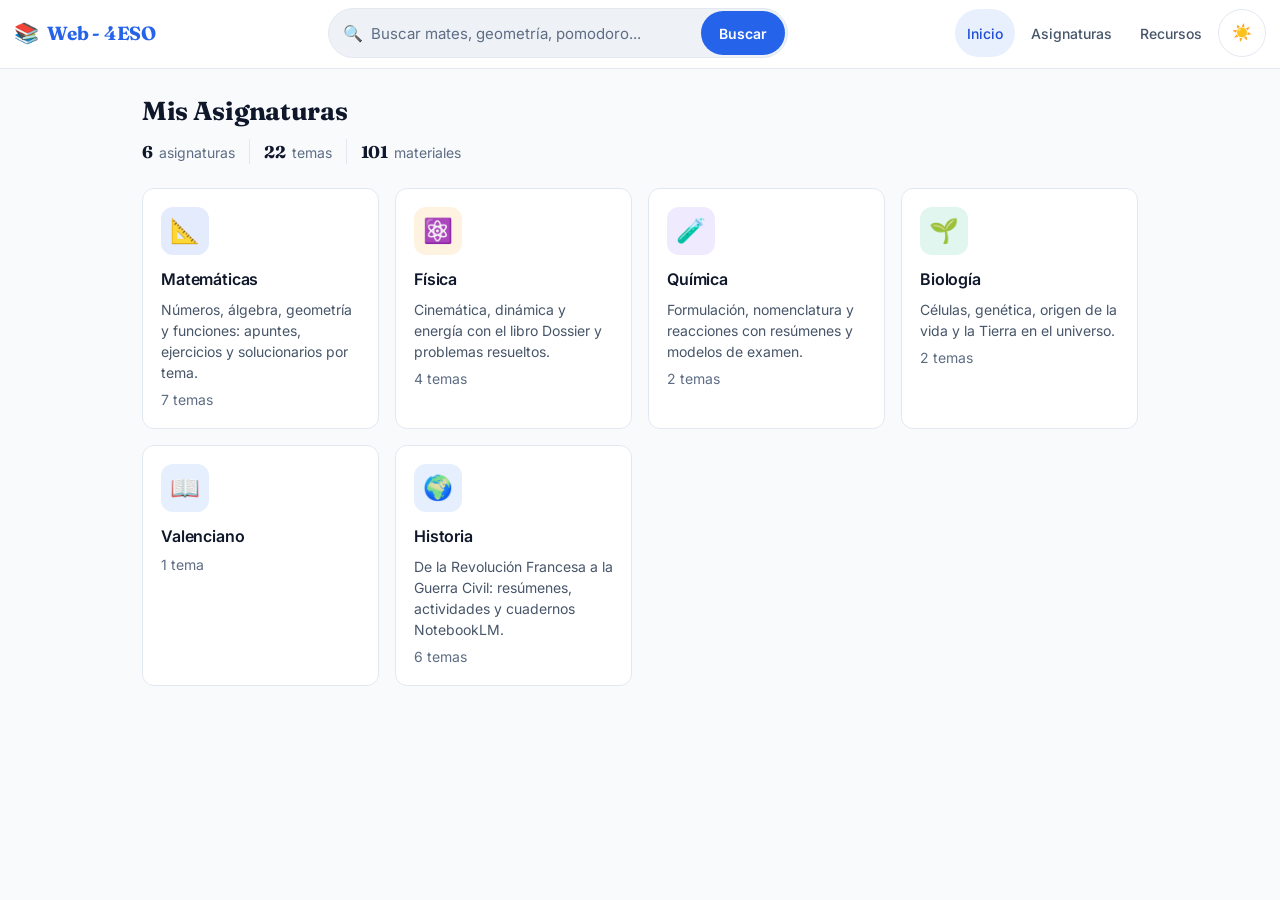
<file: index.html>
<!DOCTYPE html>
<html lang="es">
<head>
    <meta charset="UTF-8">
    <meta name="viewport" content="width=device-width, initial-scale=1.0, viewport-fit=cover">
    <title>Web - 4ESO</title>
    <meta name="description" content="Material de 4.º ESO: apuntes, ejercicios, exámenes y recursos por asignatura y tema.">
    <meta name="theme-color" content="#F8FAFC">
    <meta name="color-scheme" content="dark light">

    <!-- Theme bootstrap: resuelve modo antes de renderizar (sin flash de color) -->
    <script>
      (function() {
        var MODOS = ['dark', 'light', 'contrast'];
        var modo = localStorage.getItem('web4eso.modo');
        var resolved = MODOS.indexOf(modo) > -1 ? modo : 'light';
        document.documentElement.dataset.theme = resolved;
        document.documentElement.style.colorScheme = resolved === 'contrast' ? 'dark' : resolved;
        var meta = document.head.querySelector('meta[name="theme-color"]');
        if (meta) {
          meta.setAttribute('content',
            resolved === 'light' ? '#F8FAFC' : (resolved === 'contrast' ? '#000000' : '#0B1220'));
        }
      })();
    </script>

    <!-- ===== FUENTES ===== -->
    <link rel="preconnect" href="https://fonts.googleapis.com">
    <link rel="preconnect" href="https://fonts.gstatic.com" crossorigin>
    <!-- Fraunces: display con carácter para títulos (h1–h3) · Inter: cuerpo e interfaz -->
    <link rel="stylesheet" href="https://fonts.googleapis.com/css2?family=Fraunces:opsz,wght@9..144,600;9..144,700&family=Inter:wght@400;500;600;700&display=swap">

    <!-- ===== CSS ===== -->
    <link rel="stylesheet" href="./css/00-tokens.css?v=5">
    <link rel="stylesheet" href="./css/study.css?v=5">

    <!-- ===== FAVICON ===== -->
    <link rel="icon" type="image/svg+xml" href="data:image/svg+xml,%3Csvg xmlns='http://www.w3.org/2000/svg' viewBox='0 0 24 24' fill='%232563eb'%3E%3Cpath d='M2 3h6a4 4 0 0 1 4 4v14a3 3 0 0 0-3-3H2z'/%3E%3Cpath d='M22 3h-6a4 4 0 0 0-4 4v14a3 3 0 0 1 3-3h7z'/%3E%3C/svg%3E">

    <!-- ===== PWA ===== -->
    <link rel="manifest" href="./manifest.webmanifest">
    <link rel="apple-touch-icon" href="./icons/apple-touch-icon.png">
</head>
<body>

    <!-- ===== NAVBAR ===== -->
    <nav class="study-navbar" aria-label="Principal">
        <a href="#/" class="logo" id="logoLink">
            <span class="logo-mark" aria-hidden="true">📚</span>
            <span class="logo-text">Web - 4ESO</span>
        </a>

        <!-- ===== BUSCADOR ===== -->
        <form class="study-search" id="searchForm" role="search">
            <label class="sr-only" for="searchInput">Buscar en la web</label>
            <span class="search-icon" aria-hidden="true">🔍</span>
            <input type="search" id="searchInput" placeholder="Buscar mates, geometría, pomodoro..." autocomplete="off">
            <button type="button" class="search-clear" id="searchClear" aria-label="Borrar búsqueda">✕</button>
            <button type="submit" class="search-btn" id="searchBtn">Buscar</button>
        </form>

        <div class="nav-links">
            <a href="#/" id="navHome">Inicio</a>
            <a href="#/asignaturas" id="navSubjects">Asignaturas</a>
            <a href="#/recursos" id="navResources">Recursos</a>
            <button type="button" id="themeToggle" class="theme-toggle" aria-label="Cambiar tema" title="Cambiar tema">🌙</button>
        </div>
    </nav>

    <!-- ===== CONTENIDO PRINCIPAL ===== -->
    <main id="studyContent" tabindex="-1">
        <div class="loading-placeholder">
            <span aria-hidden="true">📚</span>
            <h1>Cargando contenido...</h1>
            <p>Por favor, espera un momento.</p>
        </div>
    </main>

    <!-- ===== SCRIPTS ===== -->
    <!-- Módulo ES único: dashboard.js importa el resto (studyData,
         resourcesData, resourcesModel, resources) y no se publica nada
         en window. Requiere servir por HTTP (el dev server o Vercel).
         El mapa de importes añade ?v= a TODOS los módulos desde un solo
         sitio: al cambiar un JS, subir ?v aquí (tag + mapa). -->
    <script type="importmap">
      {
        "imports": {
          "./js/data/studyData.js": "./js/data/studyData.js?v=6",
          "./js/data/resourcesData.js": "./js/data/resourcesData.js?v=6",
          "./js/pages/study/resourcesModel.js": "./js/pages/study/resourcesModel.js?v=6",
          "./js/pages/study/resources.js": "./js/pages/study/resources.js?v=6"
        }
      }
    </script>
    <script type="module" src="./js/pages/study/dashboard.js?v=6"></script>

    <!-- ===== PWA: registro del service worker ===== -->
    <!-- network-first con respaldo offline (ver sw.js); solo en http(s) -->
    <script>
      if ('serviceWorker' in navigator) {
        window.addEventListener('load', function () {
          navigator.serviceWorker.register('./sw.js').catch(function (err) {
            console.warn('No se pudo registrar el service worker:', err);
          });
        });
      }
    </script>

</body>
</html>
</file>
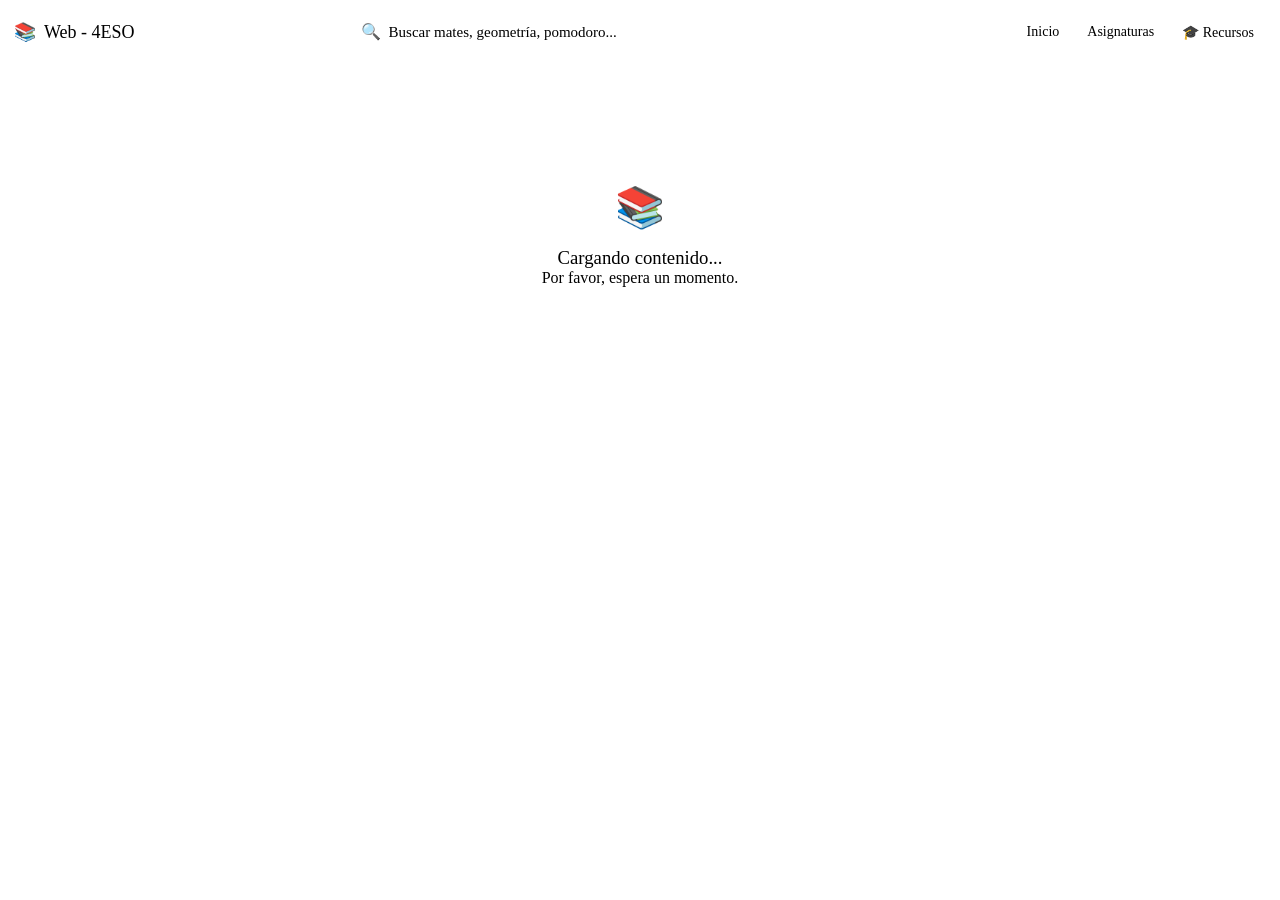
<file: study.html>
<!DOCTYPE html>
<html lang="es">
<head>
    <meta charset="UTF-8">
    <meta name="viewport" content="width=device-width, initial-scale=1.0">
    <title>Web - 4ESO</title>
    <meta name="theme-color" content="#0f1115">
    
    <!-- ===== FUENTES ===== -->
    <link rel="preconnect" href="https://fonts.googleapis.com">
    <link rel="preconnect" href="https://fonts.gstatic.com" crossorigin>
    <link href="https://fonts.googleapis.com/css2?family=Inter:wght@300;400;500;600;700&display=swap" rel="stylesheet">
    
    <!-- ===== CSS ===== -->
    <link rel="stylesheet" href="./css/study.css">
    
    <!-- ===== FAVICON ===== -->
    <link rel="icon" type="image/svg+xml" href="data:image/svg+xml,%3Csvg xmlns='http://www.w3.org/2000/svg' viewBox='0 0 24 24' fill='%236366f1'%3E%3Cpath d='M2 3h6a4 4 0 0 1 4 4v14a3 3 0 0 0-3-3H2z'/%3E%3Cpath d='M22 3h-6a4 4 0 0 0-4 4v14a3 3 0 0 1 3-3h7z'/%3E%3C/svg%3E">
</head>
<body>

    <!-- ===== NAVBAR ===== -->
    <nav class="study-navbar">
        <a href="#" class="logo" id="logoLink">
            📚 <span>Web - 4ESO</span>
        </a>
        
        <!-- ===== BUSCADOR ===== -->
        <div class="study-search">
            <span class="search-icon">🔍</span>
            <input type="text" id="searchInput" placeholder="Buscar mates, geometría, pomodoro..." autocomplete="off">
            <button class="search-clear" id="searchClear">✕</button>
            <button class="search-btn" id="searchBtn">Buscar</button>
        </div>
        
        <div class="nav-links">
            <a href="#" class="active" id="navHome">Inicio</a>
            <a href="#" id="navSubjects">Asignaturas</a>
            <a href="#" id="navResources">🎓 Recursos</a>
        </div>
    </nav>

    <!-- ===== CONTENIDO PRINCIPAL ===== -->
    <main id="studyContent">
        <div class="loading-placeholder">
            <span>📚</span>
            <h3>Cargando contenido...</h3>
            <p>Por favor, espera un momento.</p>
        </div>
    </main>

    <!-- ===== SCRIPTS ===== -->
    <script src="./js/data/studyData.js"></script>
    <script src="./js/data/resourcesData.js"></script>
    <script src="./js/pages/study/dashboard.js"></script>
    <script src="./js/pages/study/resources.js"></script>

</body>
</html>
</file>
<file: css/00-tokens.css>
/* ============================================
   TOKENS DE DISEÑO — Web 4ESO
   Capa única de verdad para color, tipografía,
   forma y movimiento. Se carga antes de study.css.
   Paleta, escalas y radios alineados con
   FormulariosWeb (slate + azul, Inter en cuerpo,
   48px de toque) + display Fraunces para títulos.
   ============================================ */

:root {
    color-scheme: light;

    /* ---------- TIPOGRAFÍA ---------- */
    /* Fraunces: display con carácter, SOLO títulos grandes (h1–h3).
       Inter: cuerpo, UI y títulos menores (continuidad FormulariosWeb). */
    --fuente-display: 'Fraunces', Georgia, 'Times New Roman', serif;
    --fuente-base: 'Inter', -apple-system, BlinkMacSystemFont, 'SF Pro Text', 'Segoe UI', Roboto, sans-serif;
    --fuente-titulo: 'Inter', -apple-system, BlinkMacSystemFont, 'SF Pro Text', 'Segoe UI', Roboto, sans-serif;
    --fuente-mono: 'SF Mono', ui-monospace, 'Fira Code', 'Cascadia Code', Consolas, monospace;

    /* Escala fluida (clamp) */
    --texto-xxs: clamp(0.69rem, 0.66rem + 0.15vw, 0.75rem);
    --texto-xs: clamp(0.69rem, 0.66rem + 0.15vw, 0.75rem);
    --texto-sm: clamp(0.8rem, 0.77rem + 0.15vw, 0.875rem);
    --texto-base: clamp(0.9rem, 0.9rem + 0.1vw, 0.9375rem);
    --texto-lg: clamp(0.97rem, 0.94rem + 0.2vw, 1rem);
    --texto-xl: clamp(1.03rem, 0.99rem + 0.25vw, 1.0625rem);
    --texto-2xl: clamp(1.31rem, 1.24rem + 0.45vw, 1.375rem);
    --texto-3xl: clamp(1.55rem, 1.47rem + 0.55vw, 1.625rem);
    --texto-4xl: clamp(1.9rem, 1.78rem + 0.9vw, 2.125rem);

    --peso-normal: 400;
    --peso-medio: 500;
    --peso-semi: 600;
    --peso-fuerte: 700;

    --interlineado-cuerpo: 1.5;
    --interlineado-titulo: 1.2;
    --interlineado-display: 1.15;
    --tracking-titulo: -0.02em;
    --tracking-display: -0.012em;

    /* ---------- FORMA ---------- */
    /* Escala 8 / 12 / 16 / 20 / 24 de FormulariosWeb */
    --radio-s: 8px;
    --radio-m: 12px;
    --radio-l: 16px;
    --radio-xl: 20px;
    --radio-full: 999px;

    --ancho-max: 1024px;
    --toque-minimo: 48px;
    --focus-ring: 3px solid var(--color-acento);
    --focus-offset: 3px;

    /* ---------- MOVIMIENTO ---------- */
    --easing-salida: cubic-bezier(0.4, 0, 0.2, 1);
    --transicion: 180ms cubic-bezier(0.2, 0.8, 0.2, 1);
    --transicion-lenta: 280ms cubic-bezier(0.2, 0.8, 0.2, 1);

    /* ---------- COLOR · TEMA CLARO (por defecto) ---------- */
    --color-fondo: #f8fafc;
    --color-nav: rgba(255, 255, 255, 0.94);
    --color-superficie: #ffffff;
    --color-superficie-alt: #f1f5f9;
    --color-superficie-2: #eef2f7;

    --color-borde: #e2e8f0;
    --color-borde-sutil: #eef2f7;
    --color-borde-tenue: #f1f5f9;
    --color-borde-fuerte: #cbd5e1;

    --color-texto: #0f172a;
    --color-texto-2: #475569;
    --color-texto-3: #5e6d84;
    --color-texto-inverso: #ffffff;

    --color-acento: #2563eb;
    --color-acento-hover: #1d4ed8;
    --color-acento-suave: #1d4ed8;
    /* Acento usado COMO texto (enlaces, insignias): AA sobre fondos claros */
    --color-acento-texto: #1d4ed8;
    --color-acento-contraste: #ffffff;

    --color-acento-04: rgba(37, 99, 235, 0.04);
    --color-acento-06: rgba(37, 99, 235, 0.06);
    --color-acento-08: rgba(37, 99, 235, 0.08);
    --color-acento-10: rgba(37, 99, 235, 0.1);
    --color-acento-15: rgba(37, 99, 235, 0.15);
    --color-acento-25: rgba(37, 99, 235, 0.25);
    --color-acento-30: rgba(37, 99, 235, 0.3);

    --color-exito: #15803d;
    --color-exito-04: rgba(21, 128, 61, 0.05);
    --color-exito-15: rgba(21, 128, 61, 0.14);
    --color-exito-20: rgba(21, 128, 61, 0.24);

    --color-aviso: #b45309;
    --color-aviso-04: rgba(180, 83, 9, 0.05);
    --color-aviso-20: rgba(180, 83, 9, 0.24);
    --color-peligro: #b91c1c;
}

/* ============================================
   TEMA OSCURO (elección explícita)
   ============================================ */
:root[data-theme='dark'] {
    color-scheme: dark;

    --color-fondo: #0b1220;
    --color-nav: rgba(11, 18, 32, 0.94);
    --color-superficie: #111a2c;
    --color-superficie-alt: #16213a;
    --color-superficie-2: #1b2740;

    --color-borde: #243149;
    --color-borde-sutil: #1b2740;
    --color-borde-tenue: #16213a;
    --color-borde-fuerte: #33475f;

    --color-texto: #e6edf7;
    --color-texto-2: #94a3b8;
    --color-texto-3: #7a8aa3;
    --color-texto-inverso: #0b1220;

    --color-acento: #3b82f6;
    --color-acento-hover: #60a5fa;
    --color-acento-suave: #60a5fa;
    --color-acento-texto: #60a5fa;
    --color-acento-contraste: #0c0a09;

    --color-acento-04: rgba(59, 130, 246, 0.06);
    --color-acento-06: rgba(59, 130, 246, 0.08);
    --color-acento-08: rgba(59, 130, 246, 0.12);
    --color-acento-10: rgba(59, 130, 246, 0.14);
    --color-acento-15: rgba(59, 130, 246, 0.2);
    --color-acento-25: rgba(59, 130, 246, 0.32);
    --color-acento-30: rgba(59, 130, 246, 0.4);

    --color-exito: #4ade80;
    --color-exito-04: rgba(34, 197, 94, 0.07);
    --color-exito-15: rgba(34, 197, 94, 0.14);
    --color-exito-20: rgba(34, 197, 94, 0.26);

    --color-aviso: #fbbf24;
    --color-aviso-04: rgba(245, 158, 11, 0.07);
    --color-aviso-20: rgba(245, 158, 11, 0.26);
    --color-peligro: #f87171;
}

/* ============================================
   TEMA OSCURO · sin JavaScript
   ============================================ */
@media (prefers-color-scheme: dark) {
    :root:not([data-theme]) {
        color-scheme: dark;

        --color-fondo: #0b1220;
        --color-nav: rgba(11, 18, 32, 0.94);
        --color-superficie: #111a2c;
        --color-superficie-alt: #16213a;
        --color-superficie-2: #1b2740;

        --color-borde: #243149;
        --color-borde-sutil: #1b2740;
        --color-borde-tenue: #16213a;
        --color-borde-fuerte: #33475f;

        --color-texto: #e6edf7;
        --color-texto-2: #94a3b8;
        --color-texto-3: #7a8aa3;
        --color-texto-inverso: #0b1220;

        --color-acento: #3b82f6;
        --color-acento-hover: #60a5fa;
        --color-acento-suave: #60a5fa;
        --color-acento-texto: #60a5fa;
        --color-acento-contraste: #0c0a09;

        --color-acento-04: rgba(59, 130, 246, 0.06);
        --color-acento-06: rgba(59, 130, 246, 0.08);
        --color-acento-08: rgba(59, 130, 246, 0.12);
        --color-acento-10: rgba(59, 130, 246, 0.14);
        --color-acento-15: rgba(59, 130, 246, 0.2);
        --color-acento-25: rgba(59, 130, 246, 0.32);
        --color-acento-30: rgba(59, 130, 246, 0.4);

        --color-exito: #4ade80;
        --color-exito-04: rgba(34, 197, 94, 0.07);
        --color-exito-15: rgba(34, 197, 94, 0.14);
        --color-exito-20: rgba(34, 197, 94, 0.26);

        --color-aviso: #fbbf24;
        --color-aviso-04: rgba(245, 158, 11, 0.07);
        --color-aviso-20: rgba(245, 158, 11, 0.26);
        --color-peligro: #f87171;
    }
}

/* ============================================
   ALTO CONTRASTE (accesibilidad)
   ============================================ */
:root[data-theme='contrast'] {
    color-scheme: dark;

    --color-fondo: #000000;
    --color-nav: #000000;
    --color-superficie: #0a0a0a;
    --color-superficie-alt: #111111;
    --color-superficie-2: #171717;

    --color-borde: rgba(255, 255, 255, 0.55);
    --color-borde-sutil: rgba(255, 255, 255, 0.4);
    --color-borde-tenue: rgba(255, 255, 255, 0.12);
    --color-borde-fuerte: #ffffff;

    --color-texto: #ffffff;
    --color-texto-2: #f2f2f2;
    --color-texto-3: #d4d4d4;
    --color-texto-inverso: #000000;

    --color-acento: #60a5fa;
    --color-acento-hover: #93c5fd;
    --color-acento-suave: #93c5fd;
    --color-acento-texto: #93c5fd;
    --color-acento-contraste: #000000;

    --color-acento-04: rgba(96, 165, 250, 0.08);
    --color-acento-06: rgba(96, 165, 250, 0.12);
    --color-acento-08: rgba(96, 165, 250, 0.18);
    --color-acento-10: rgba(96, 165, 250, 0.22);
    --color-acento-15: rgba(96, 165, 250, 0.3);
    --color-acento-25: rgba(96, 165, 250, 0.45);
    --color-acento-30: rgba(96, 165, 250, 0.5);

    --color-exito: #66ff66;
    --color-exito-04: rgba(102, 255, 102, 0.08);
    --color-exito-15: rgba(102, 255, 102, 0.18);
    --color-exito-20: rgba(102, 255, 102, 0.32);

    --color-aviso: #ffdd66;
    --color-aviso-04: rgba(255, 221, 102, 0.08);
    --color-aviso-20: rgba(255, 221, 102, 0.32);
    --color-peligro: #ff6666;
}
</file>
<file: css/study.css>
/* ============================================
   STUDY — Estilos de la web de estudio
   Los valores de color, tipografía, espaciado,
   radios y movimiento viven en 00-tokens.css.
   ============================================ */

/* ========== RESET Y BASE ========== */
*,
*::before,
*::after {
    margin: 0;
    padding: 0;
    box-sizing: border-box;
}

html {
    -webkit-text-size-adjust: 100%;
}

body {
    font-family: var(--fuente-base);
    font-size: var(--texto-base);
    background: var(--color-fondo);
    color: var(--color-texto);
    min-height: 100vh;
    line-height: var(--interlineado-cuerpo);
    -webkit-font-smoothing: antialiased;
    -moz-osx-font-smoothing: grayscale;
    text-rendering: optimizeLegibility;
    transition: background-color var(--transicion-lenta), color var(--transicion-lenta);
}

h1, h2, h3, h4, h5, h6 {
    font-family: var(--fuente-titulo);
    line-height: var(--interlineado-titulo);
    letter-spacing: var(--tracking-titulo);
    font-weight: var(--peso-semi);
    color: var(--color-texto);
}

/* Display con carácter (Fraunces) solo en los títulos grandes */
h1, h2, h3 {
    font-family: var(--fuente-display);
    font-optical-sizing: auto;
    font-weight: var(--peso-semi);
    line-height: var(--interlineado-display);
    letter-spacing: var(--tracking-display);
}

a {
    color: var(--color-acento-texto);
}

img, svg, video {
    max-width: 100%;
    height: auto;
}

::selection {
    background: var(--color-acento-25);
    color: var(--color-texto);
}

/* [hidden] debe ganar a los display de autor (tarjetas filtradas,
   botones de actividad que se muestran/ocultan con la propiedad) */
[hidden] {
    display: none !important;
}

/* Utilidad: texto visible solo para lectores de pantalla */
.sr-only {
    position: absolute;
    width: 1px;
    height: 1px;
    padding: 0;
    margin: -1px;
    overflow: hidden;
    clip: rect(0, 0, 0, 0);
    white-space: nowrap;
    border: 0;
}

/* ========== CARGA ========== */
.loading-placeholder {
    text-align: center;
    padding: clamp(48px, 10vh, 96px) 20px;
    color: var(--color-texto-2);
}

.loading-placeholder span {
    font-size: 40px;
    display: block;
    margin-bottom: 16px;
}

.loading-placeholder h1 {
    font-size: var(--texto-xl);
    margin-bottom: 6px;
}

.loading-placeholder p {
    font-size: var(--texto-sm);
}

/* ========== NAVBAR ========== */
.study-navbar {
    background: var(--color-nav);
    border-bottom: 1px solid var(--color-borde);
    padding: 10px 24px;
    display: flex;
    align-items: center;
    justify-content: space-between;
    position: sticky;
    top: 0;
    z-index: 100;
    backdrop-filter: blur(12px);
    -webkit-backdrop-filter: blur(12px);
    flex-wrap: wrap;
    gap: 10px 20px;
}

.study-navbar .logo {
    display: inline-flex;
    align-items: center;
    gap: 8px;
    font-size: 18px;
    font-weight: var(--peso-fuerte);
    color: var(--color-texto);
    text-decoration: none;
    flex-shrink: 0;
    min-height: var(--toque-minimo);
    padding-right: 4px;
}

.study-navbar .logo-mark {
    font-size: 20px;
    line-height: 1;
}

.study-navbar .logo-text {
    color: var(--color-acento);
    font-family: var(--fuente-display);
    font-weight: var(--peso-fuerte);
    font-size: 19px;
    letter-spacing: -0.01em;
}

.study-navbar .logo:hover .logo-text {
    color: var(--color-acento-suave);
}

/* ===== BUSCADOR ===== */
.study-search {
    display: flex;
    align-items: center;
    background: var(--color-superficie-2);
    border: 1px solid var(--color-borde);
    border-radius: var(--radio-full);
    padding: 2px 2px 2px 14px;
    min-height: var(--toque-minimo);
    transition: border-color var(--transicion), box-shadow var(--transicion), background var(--transicion);
    flex: 1 1 260px;
    max-width: 460px;
    min-width: 0;
}

.study-search:focus-within {
    border-color: var(--color-acento);
    box-shadow: 0 0 0 3px var(--color-acento-15);
    background: var(--color-superficie);
}

.study-search .search-icon {
    color: var(--color-texto-3);
    font-size: 16px;
    margin-right: 8px;
    flex-shrink: 0;
    line-height: 1;
}

.study-search input {
    flex: 1;
    background: transparent;
    border: none;
    outline: none;
    color: var(--color-texto);
    font-family: inherit;
    font-size: 15px;
    padding: 10px 0;
    min-width: 0;
    min-height: 40px;
}

.study-search input::placeholder {
    color: var(--color-texto-3);
}

.study-search input::-webkit-search-cancel-button {
    display: none;
}

.study-search .search-clear {
    display: none;
    align-items: center;
    justify-content: center;
    background: transparent;
    border: none;
    color: var(--color-texto-3);
    cursor: pointer;
    width: 44px;
    height: 44px;
    font-size: 15px;
    border-radius: var(--radio-full);
    transition: background var(--transicion), color var(--transicion);
    flex-shrink: 0;
}

.study-search .search-clear:hover {
    color: var(--color-texto);
    background: var(--color-borde);
}

.study-search .search-clear.visible {
    display: inline-flex;
}

.study-search .search-btn {
    background: var(--color-acento);
    border: none;
    border-radius: var(--radio-full);
    color: #fff;
    min-height: 44px;
    padding: 0 18px;
    font-family: inherit;
    font-size: 14px;
    font-weight: var(--peso-semi);
    cursor: pointer;
    transition: background var(--transicion);
    flex-shrink: 0;
    white-space: nowrap;
}

.study-search .search-btn:hover {
    background: var(--color-acento-hover);
}

/* ===== ENLACES DE NAVEGACIÓN ===== */
.nav-links {
    display: flex;
    gap: 4px;
    align-items: center;
    flex-shrink: 0;
}

.nav-links a {
    color: var(--color-texto-2);
    text-decoration: none;
    font-size: 14px;
    font-weight: var(--peso-medio);
    padding: 10px 12px;
    border-radius: var(--radio-full);
    min-height: var(--toque-minimo);
    display: inline-flex;
    align-items: center;
    transition: color var(--transicion), background var(--transicion);
}

.nav-links a:hover {
    color: var(--color-texto);
    background: var(--color-borde-tenue);
}

.nav-links a.active {
    color: var(--color-acento-texto);
    background: var(--color-acento-10);
}

.theme-toggle {
    display: inline-flex;
    align-items: center;
    justify-content: center;
    width: var(--toque-minimo);
    height: var(--toque-minimo);
    flex-shrink: 0;
    background: transparent;
    border: 1px solid var(--color-borde);
    border-radius: var(--radio-full);
    color: var(--color-texto);
    font-size: 16px;
    line-height: 1;
    cursor: pointer;
    transition: background var(--transicion), border-color var(--transicion);
}

.theme-toggle:hover {
    background: var(--color-acento-15);
    border-color: var(--color-acento);
}

/* ========== CONTENEDOR PRINCIPAL ========== */
#studyContent {
    max-width: var(--ancho-max);
    margin: 0 auto;
    padding: 28px 24px 64px;
    min-height: 70vh;
    width: 100%;
}

#studyContent:focus {
    outline: none;
}

.study-page {
    animation: fadeIn 0.28s var(--easing-salida);
}

/* Revelado escalonado sutil al montar la página */
.study-page.active > * {
    animation: fadeIn 0.3s var(--easing-salida) both;
}

.study-page.active > *:nth-child(2) { animation-delay: 40ms; }
.study-page.active > *:nth-child(3) { animation-delay: 80ms; }
.study-page.active > *:nth-child(4) { animation-delay: 120ms; }
.study-page.active > *:nth-child(n+5) { animation-delay: 160ms; }

.study-grid > * {
    animation: fadeIn 0.3s var(--easing-salida) both;
}

.study-grid > *:nth-child(1) { animation-delay: 70ms; }
.study-grid > *:nth-child(2) { animation-delay: 110ms; }
.study-grid > *:nth-child(3) { animation-delay: 150ms; }
.study-grid > *:nth-child(4) { animation-delay: 190ms; }
.study-grid > *:nth-child(5) { animation-delay: 230ms; }
.study-grid > *:nth-child(6) { animation-delay: 270ms; }
.study-grid > *:nth-child(n+7) { animation-delay: 310ms; }

/* ========== BREADCRUMBS ========== */
.study-breadcrumbs {
    display: flex;
    align-items: center;
    gap: 6px;
    margin-bottom: 18px;
    flex-wrap: wrap;
    font-size: var(--texto-sm);
    color: var(--color-texto-3);
}

.study-breadcrumbs a {
    color: var(--color-texto-3);
    text-decoration: none;
    padding: 6px 2px;
    transition: color var(--transicion);
}

.study-breadcrumbs a:hover {
    color: var(--color-acento-texto);
    text-decoration: underline;
    text-underline-offset: 3px;
}

.study-breadcrumbs .sep {
    color: var(--color-texto-3);
    font-size: 12px;
    opacity: 0.6;
    user-select: none;
}

.study-breadcrumbs .current {
    color: var(--color-texto);
    font-weight: var(--peso-medio);
    max-width: 46ch;
    overflow: hidden;
    text-overflow: ellipsis;
    white-space: nowrap;
}

/* ========== ENCABEZADOS DE PÁGINA ========== */
.page-head {
    margin-bottom: 24px;
}

.page-head h1 {
    font-size: var(--texto-3xl);
    font-weight: var(--peso-fuerte);
    margin: 0 0 6px;
}

.page-head--inline {
    display: flex;
    align-items: flex-start;
    gap: 16px;
}

.page-head-icon {
    width: 52px;
    height: 52px;
    border-radius: var(--radio-m);
    display: inline-flex;
    align-items: center;
    justify-content: center;
    font-size: 26px;
    flex-shrink: 0;
    line-height: 1;
}

.page-lede {
    font-size: var(--texto-base);
    color: var(--color-texto-2);
    max-width: 68ch;
    line-height: 1.55;
}

.page-summary {
    font-size: var(--texto-sm);
    color: var(--color-texto-3);
    margin-top: 8px;
}

/* Fila de estadísticas (home): cifra display + etiqueta */
.page-stats {
    display: flex;
    flex-wrap: wrap;
    align-items: baseline;
    gap: 4px 0;
    margin-top: 12px;
}

.page-stats .stat {
    display: inline-flex;
    align-items: baseline;
    gap: 6px;
    padding: 0 14px;
    border-left: 1px solid var(--color-borde);
}

.page-stats .stat:first-child {
    padding-left: 0;
    border-left: none;
}

.stat-value {
    font-family: var(--fuente-display);
    font-size: var(--texto-xl);
    font-weight: var(--peso-fuerte);
    color: var(--color-texto);
    letter-spacing: -0.01em;
}

.stat-label {
    font-size: var(--texto-sm);
    color: var(--color-texto-3);
}

/* Tarjeta «Continuar donde estabas» (home) */
.resume-card {
    display: flex;
    align-items: center;
    justify-content: space-between;
    gap: 14px;
    margin: 4px 0 20px;
    padding: 14px 18px;
    background: var(--color-acento-06);
    border: 1px solid var(--color-acento-15);
    border-radius: var(--radio-m);
    text-decoration: none;
    color: inherit;
    transition: transform var(--transicion), border-color var(--transicion), box-shadow var(--transicion);
}

.resume-card:hover {
    transform: translateY(-2px);
    border-color: var(--color-acento-30);
    box-shadow: 0 8px 24px var(--color-acento-08);
}

.resume-body {
    display: flex;
    flex-direction: column;
    gap: 3px;
    min-width: 0;
}

.resume-eyebrow {
    font-size: var(--texto-xs);
    font-weight: var(--peso-semi);
    letter-spacing: 0.06em;
    text-transform: uppercase;
    color: var(--color-acento-texto);
}

.resume-title {
    font-size: var(--texto-lg);
    font-weight: var(--peso-semi);
    color: var(--color-texto);
    line-height: 1.3;
}

.resume-meta {
    font-size: var(--texto-sm);
    color: var(--color-texto-3);
}

.resume-arrow {
    font-size: 20px;
    color: var(--color-acento-texto);
    flex-shrink: 0;
    transition: transform var(--transicion);
}

.resume-card:hover .resume-arrow {
    transform: translateX(4px);
}

.study-grid {
    display: grid;
    grid-template-columns: repeat(auto-fill, minmax(min(100%, 220px), 1fr));
    gap: 16px;
    width: 100%;
}

/* --- Tarjeta de asignatura (es un enlace) --- */
.subject-card {
    display: block;
    background: var(--color-superficie);
    border: 1px solid var(--color-borde);
    border-radius: var(--radio-m);
    padding: 18px;
    text-decoration: none;
    color: inherit;
    transition: transform var(--transicion), border-color var(--transicion), box-shadow var(--transicion), background var(--transicion);
}

.subject-card:hover {
    transform: translateY(-3px);
    border-color: var(--color-acento-30);
    box-shadow: 0 8px 24px var(--color-acento-08);
}

.subject-card .subject-content {
    display: flex;
    flex-direction: column;
    gap: 6px;
}

.subject-icon {
    width: 48px;
    height: 48px;
    border-radius: var(--radio-m);
    display: inline-flex;
    align-items: center;
    justify-content: center;
    font-size: 24px;
    line-height: 1;
    margin-bottom: 6px;
    transition: transform var(--transicion);
}

.subject-card:hover .subject-icon {
    transform: translateY(-2px);
}

.subject-card .subject-title {
    font-family: var(--fuente-titulo);
    font-size: var(--texto-lg);
    font-weight: var(--peso-semi);
    color: var(--color-texto);
    letter-spacing: -0.01em;
}

.subject-card .subject-desc {
    font-size: var(--texto-sm);
    color: var(--color-texto-2);
    line-height: 1.5;
    margin-top: 2px;
}

.subject-card .subject-meta {
    font-size: var(--texto-sm);
    color: var(--color-texto-3);
}

/* ========== LISTA DE TEMAS ========== */
.topic-list {
    display: flex;
    flex-direction: column;
    gap: 10px;
    width: 100%;
}

.topic-row {
    display: flex;
    align-items: center;
    gap: 14px;
    padding: 14px 16px;
    background: var(--color-superficie);
    border: 1px solid var(--color-borde);
    border-radius: var(--radio-m);
    text-decoration: none;
    color: inherit;
    min-height: 64px;
    transition: border-color var(--transicion), background var(--transicion), transform var(--transicion);
}

.topic-row:hover {
    border-color: var(--color-acento-30);
    background: var(--color-superficie-alt);
    transform: translateX(3px);
}

.topic-num {
    font-family: var(--fuente-mono);
    font-size: 13px;
    color: var(--color-texto-3);
    width: 24px;
    height: 24px;
    flex-shrink: 0;
    display: inline-flex;
    align-items: center;
    justify-content: center;
    background: var(--color-borde-tenue);
    border-radius: var(--radio-s);
}

.topic-row:hover .topic-num {
    background: var(--color-acento-15);
    color: var(--color-acento-texto);
}

.topic-body {
    display: flex;
    flex-direction: column;
    gap: 3px;
    min-width: 0;
    flex: 1;
}

.topic-title {
    font-family: var(--fuente-titulo);
    font-size: var(--texto-base);
    font-weight: var(--peso-semi);
    color: var(--color-texto);
    line-height: 1.3;
}

.topic-desc {
    font-size: var(--texto-sm);
    color: var(--color-texto-2);
    line-height: 1.45;
}

.topic-meta {
    font-size: var(--texto-xs);
    color: var(--color-texto-3);
}

.topic-arrow {
    margin-left: auto;
    color: var(--color-texto-3);
    flex-shrink: 0;
    transition: transform var(--transicion), color var(--transicion);
}

.topic-row:hover .topic-arrow {
    transform: translateX(4px);
    color: var(--color-acento-texto);
}

/* ========== SECCIONES DE RECURSOS (PÁGINA DE TEMA) ========== */
.res-section {
    margin-bottom: 28px;
    width: 100%;
}

.res-section-head {
    display: flex;
    align-items: flex-end;
    justify-content: space-between;
    gap: 12px;
    margin-bottom: 12px;
    padding-bottom: 8px;
    border-bottom: 1px solid var(--color-borde);
}

.res-section-head h2 {
    font-size: var(--texto-xl);
    font-weight: var(--peso-semi);
    margin: 0;
}

.res-section-hint {
    font-size: var(--texto-sm);
    color: var(--color-texto-3);
    margin-top: 3px;
    line-height: 1.45;
}

.res-count {
    font-size: var(--texto-xs);
    color: var(--color-texto-3);
    background: var(--color-borde-tenue);
    border-radius: var(--radio-full);
    padding: 4px 10px;
    white-space: nowrap;
    flex-shrink: 0;
}

/* Las secciones de consulta destacan sobre las de práctica */
.res-section--primary .res-section-head {
    border-bottom-color: var(--color-acento-25);
}

.res-section--primary .res-section-head h2 {
    color: var(--color-texto);
}

.res-section--extra .res-section-head h2 {
    font-size: var(--texto-lg);
}

/* ========== LISTA DE ARCHIVOS ========== */
.file-list {
    display: flex;
    flex-direction: column;
    gap: 8px;
    width: 100%;
}

.file-item {
    display: flex;
    align-items: center;
    gap: 14px;
    padding: 10px 14px;
    background: var(--color-superficie);
    border: 1px solid var(--color-borde);
    border-radius: var(--radio-m);
    text-decoration: none;
    color: inherit;
    min-height: 52px;
    transition: border-color var(--transicion), background var(--transicion), transform var(--transicion);
}

a.file-item:hover {
    background: var(--color-superficie-alt);
    border-color: var(--color-acento-30);
    transform: translateX(3px);
}

.file-type {
    font-family: var(--fuente-mono);
    font-size: 11px;
    font-weight: var(--peso-medio);
    letter-spacing: 0.04em;
    text-transform: uppercase;
    color: var(--color-texto-2);
    background: var(--color-borde);
    border-radius: var(--radio-s);
    padding: 5px 8px;
    flex-shrink: 0;
    min-width: 62px;
    text-align: center;
    line-height: 1.2;
}

.file-type[data-kind='pdf'] {
    color: var(--color-peligro);
    background: rgba(239, 68, 68, 0.12);
}

.file-type[data-kind='video'] {
    color: var(--color-aviso);
    background: var(--color-aviso-04);
}

.file-type[data-kind='drive'],
.file-type[data-kind='docs'] {
    color: var(--color-exito);
    background: var(--color-exito-04);
}

.file-type[data-kind='ia'] {
    color: var(--color-acento-texto);
    background: var(--color-acento-15);
}

.file-type[data-kind='imagen'] {
    color: var(--color-acento-texto);
    background: var(--color-acento-10);
}

.file-body {
    display: flex;
    flex-direction: column;
    gap: 2px;
    min-width: 0;
    flex: 1;
}

.file-name {
    font-size: var(--texto-sm);
    font-weight: var(--peso-medio);
    font-family: var(--fuente-mono);
    color: var(--color-texto);
    line-height: 1.4;
    overflow-wrap: anywhere;
}

.file-meta {
    font-size: var(--texto-xs);
    color: var(--color-texto-3);
}

.file-arrow {
    margin-left: auto;
    color: var(--color-texto-3);
    flex-shrink: 0;
    font-size: 14px;
    transition: transform var(--transicion), color var(--transicion);
}

a.file-item:hover .file-arrow {
    transform: translate(3px, -3px);
    color: var(--color-acento-texto);
}

/* Fila sin destino: estado discreto, no es un enlace */
.file-item.is-pending {
    background: transparent;
    border-style: dashed;
    cursor: default;
    opacity: 0.85;
}

.file-item.is-pending .file-name {
    color: var(--color-texto-2);
    font-weight: var(--peso-normal);
}

.file-type[data-kind='pendiente'] {
    color: var(--color-texto-3);
    background: transparent;
    border: 1px dashed var(--color-borde-fuerte);
    min-width: auto;
}

/* ========== SEPARADORES ========== */
.resource-separator {
    display: flex;
    align-items: center;
    gap: 12px;
    margin: 14px 0 4px;
    width: 100%;
}

.resource-separator:first-child {
    margin-top: 0;
}

.resource-separator .separator-line {
    flex: 1;
    height: 1px;
    background: linear-gradient(90deg, transparent, var(--color-borde), transparent);
}

.resource-separator .separator-label {
    font-size: 11px;
    font-weight: var(--peso-semi);
    color: var(--color-texto-3);
    letter-spacing: 0.08em;
    text-transform: uppercase;
    white-space: nowrap;
    max-width: 70%;
    overflow: hidden;
    text-overflow: ellipsis;
}

/* ========== NAVEGACIÓN ENTRE TEMAS ========== */
.topic-nav {
    display: flex;
    gap: 12px;
    margin-top: 32px;
    padding-top: 20px;
    border-top: 1px solid var(--color-borde);
}

.topic-nav-link {
    flex: 1;
    display: flex;
    flex-direction: column;
    gap: 4px;
    padding: 14px 16px;
    background: var(--color-superficie);
    border: 1px solid var(--color-borde);
    border-radius: var(--radio-m);
    text-decoration: none;
    color: inherit;
    min-height: 72px;
    transition: border-color var(--transicion), background var(--transicion);
}

.topic-nav-link:hover {
    border-color: var(--color-acento-30);
    background: var(--color-superficie-alt);
}

.topic-nav-link.is-next {
    text-align: right;
    align-items: flex-end;
}

.topic-nav-slot.is-empty {
    flex: 1;
}

.topic-nav-label {
    font-size: var(--texto-xs);
    color: var(--color-texto-3);
    text-transform: uppercase;
    letter-spacing: 0.06em;
}

.topic-nav-title {
    font-family: var(--fuente-titulo);
    font-size: var(--texto-base);
    font-weight: var(--peso-semi);
    color: var(--color-texto);
    line-height: 1.3;
}

/* ========== BUSCADOR: RESULTADOS ========== */
.result-list {
    display: flex;
    flex-direction: column;
    gap: 8px;
}

.search-result-item {
    display: flex;
    align-items: center;
    gap: 12px;
    padding: 12px 14px;
    background: var(--color-superficie);
    border: 1px solid var(--color-borde);
    border-radius: var(--radio-m);
    text-decoration: none;
    color: inherit;
    min-height: 56px;
    transition: border-color var(--transicion), background var(--transicion), transform var(--transicion);
}

.search-result-item:hover {
    background: var(--color-superficie-alt);
    border-color: var(--color-acento-30);
    transform: translateX(3px);
}

.search-result-item .result-icon {
    font-size: 20px;
    line-height: 1;
    flex-shrink: 0;
}

.search-result-item .result-info {
    flex: 1;
    min-width: 0;
    display: flex;
    flex-direction: column;
    gap: 2px;
}

.search-result-item .result-title {
    font-size: var(--texto-sm);
    font-weight: var(--peso-medio);
    color: var(--color-texto);
}

.search-result-item .result-sub {
    font-size: var(--texto-xs);
    color: var(--color-texto-3);
    overflow: hidden;
    text-overflow: ellipsis;
    white-space: nowrap;
}

.search-result-item .result-badge {
    font-size: var(--texto-xs);
    padding: 4px 10px;
    border-radius: var(--radio-full);
    background: var(--color-acento-15);
    color: var(--color-acento-texto);
    font-weight: var(--peso-medio);
    flex-shrink: 0;
    white-space: nowrap;
}

.search-empty {
    text-align: center;
    padding: 40px 16px;
    color: var(--color-texto-2);
}

.search-empty p {
    font-size: var(--texto-base);
}

.search-empty .suggestions {
    font-size: var(--texto-sm);
    color: var(--color-texto-3);
    margin-top: 14px;
    line-height: 2;
}

.search-empty .suggestions a {
    color: var(--color-acento-texto);
    text-decoration: none;
    border-bottom: 1px dotted currentColor;
}

.search-empty .suggestions a:hover {
    border-bottom-style: solid;
}

.search-back {
    margin-top: 24px;
    font-size: var(--texto-sm);
}

.search-back a {
    color: var(--color-acento-texto);
    text-decoration: none;
    display: inline-flex;
    align-items: center;
    min-height: var(--toque-minimo);
}

.search-back a:hover {
    text-decoration: underline;
    text-underline-offset: 3px;
}

/* ========== BOTONES DE VUELTA ========== */
.btn-back {
    display: inline-flex;
    align-items: center;
    justify-content: center;
    min-height: 36px;
    padding: 8px 16px;
    border: 1px solid var(--color-acento);
    border-radius: var(--radio-s);
    background: var(--color-acento);
    color: #fff;
    font-family: inherit;
    font-size: var(--texto-sm);
    font-weight: var(--peso-medio);
    text-decoration: none;
    cursor: pointer;
    transition: background var(--transicion), transform var(--transicion);
    line-height: 1;
}

.btn-back:hover {
    background: var(--color-acento-hover);
    border-color: var(--color-acento-hover);
}

.btn-back--home {
    background: transparent;
    color: var(--color-acento-texto);
}

.btn-back--home:hover {
    background: var(--color-acento-06);
    color: var(--color-acento);
}

/* ========== BOTONES Y ESTADOS ========== */
.btn-study {
    display: inline-flex;
    align-items: center;
    justify-content: center;
    gap: 8px;
    min-height: var(--toque-minimo);
    padding: 8px 16px;
    border: none;
    border-radius: var(--radio-s);
    background: var(--color-acento);
    color: #fff;
    font-family: inherit;
    font-size: var(--texto-sm);
    font-weight: var(--peso-medio);
    text-decoration: none;
    cursor: pointer;
    box-shadow: 0 1px 2px var(--color-acento-08);
    transition: background var(--transicion), box-shadow var(--transicion), transform var(--transicion);
}

.btn-study:hover {
    background: var(--color-acento-hover);
    box-shadow: 0 4px 12px var(--color-acento-15);
}

.btn-study:active {
    transform: translateY(1px);
    box-shadow: none;
}



.study-empty {
    text-align: center;
    padding: clamp(40px, 8vh, 72px) 20px;
    color: var(--color-texto-2);
    background: var(--color-superficie);
    border: 1px dashed var(--color-borde);
    border-radius: var(--radio-l);
}

.study-empty h1,
.study-empty h2 {
    font-size: var(--texto-xl);
    color: var(--color-texto);
    margin-bottom: 8px;
}

.study-empty p {
    font-size: var(--texto-sm);
    margin-bottom: 20px;
}

/* ========== FILA DE VUELTA (ARRIBA) ========== */
.topic-back-row {
    display: flex;
    gap: 10px;
    margin-bottom: 20px;
    flex-wrap: wrap;
}

.topic-back-row .btn-back {
    flex: 0 0 auto;
}

/* Meta información debajo del título */
.topic-meta-inline {
    margin-top: 10px;
    font-size: var(--texto-sm);
    color: var(--color-texto-3);
}

/* ========== HERO DEL TEMA ========== */
.topic-hero {
    margin-bottom: 28px;
    padding-bottom: 20px;
    border-bottom: 1px solid var(--color-borde);
}

.topic-hero-main {
    max-width: 100%;
}

.topic-hero-main h1 {
    font-size: var(--texto-3xl);
    font-weight: var(--peso-fuerte);
    margin: 0 0 8px;
    letter-spacing: -0.01em;
}

.topic-desc {
    font-size: var(--texto-base);
    color: var(--color-texto-2);
    max-width: 60ch;
    line-height: 1.6;
    margin: 0 0 16px;
}

.topic-hero-bottom {
    display: flex;
    justify-content: space-between;
    align-items: center;
    width: 100%;
    flex-wrap: wrap;
}

.topic-meta-badge {
    font-size: var(--texto-sm);
    color: var(--color-texto-2);
    background: var(--color-superficie-alt);
    padding: 8px 14px;
    border-radius: var(--radio-m);
    border: 1px solid var(--color-borde);
}

/* ========== FILA DE VUELTA (ARRIBA) ========== */
.topic-back-row {
    display: flex;
    gap: 10px;
    margin-bottom: 20px;
    flex-wrap: wrap;
}

.topic-back-row .btn-back {
    flex: 0 0 auto;
}

/* ========== LAYOUT DEL TEMA (2 COLUMNAS) ========== */
.topic-layout {
    display: grid;
    grid-template-columns: 1fr;
    gap: 24px;
}

.topic-main {
    min-width: 0;
}

.topic-aside {
    background: var(--color-superficie);
    border: 1px solid var(--color-borde);
    border-radius: var(--radio-m);
    padding: 16px;
    position: sticky;
    top: 96px;
}

.topic-aside .res-section {
    margin-bottom: 20px;
}

.topic-aside .res-section:last-child {
    margin-bottom: 0;
}

@media (min-width: 900px) {
    .topic-layout {
        grid-template-columns: 1fr 320px;
    }
}

/* ========== ACTIVIDADES INTERACTIVAS ========== */
.act {
    background: var(--color-superficie);
    border: 1px solid var(--color-borde);
    border-radius: var(--radio-m);
    padding: 18px 20px;
    margin-bottom: 14px;
}

.act-head {
    display: flex;
    align-items: center;
    justify-content: space-between;
    gap: 12px;
    margin-bottom: 6px;
}

.act-head h3 {
    font-size: var(--texto-lg);
    font-weight: var(--peso-semi);
}

.act-level {
    font-size: var(--texto-xs);
    color: var(--color-acento-texto);
    background: var(--color-acento-15);
    border-radius: var(--radio-full);
    padding: 4px 12px;
    white-space: nowrap;
}

.act-desc {
    font-size: var(--texto-sm);
    color: var(--color-texto-2);
    line-height: 1.55;
    margin-bottom: 16px;
}

.act-q {
    border: none;
    margin: 0 0 20px;
    padding: 0;
}

.act-enunciado {
    font-size: var(--texto-base);
    font-weight: var(--peso-medio);
    color: var(--color-texto);
    line-height: 1.5;
    padding: 0;
    margin-bottom: 12px;
}

.act-num {
    color: var(--color-acento-texto);
    font-family: var(--fuente-mono);
    font-size: var(--texto-sm);
    margin-right: 4px;
}

.act-opt {
    display: flex;
    align-items: flex-start;
    gap: 12px;
    padding: 12px 14px;
    border: 1px solid var(--color-borde);
    border-radius: var(--radio-m);
    margin-bottom: 8px;
    cursor: pointer;
    min-height: 48px;
    transition: border-color var(--transicion), background var(--transicion);
}

.act-opt:hover {
    border-color: var(--color-acento-30);
    background: var(--color-acento-04);
}

.act-opt input {
    margin-top: 3px;
    width: 18px;
    height: 18px;
    accent-color: var(--color-acento);
    flex-shrink: 0;
    cursor: pointer;
}

.act-opt-text {
    font-size: var(--texto-sm);
    color: var(--color-texto);
    line-height: 1.5;
}

.act-opt.is-correct {
    border-color: var(--color-exito);
    background: var(--color-exito-15);
}

.act-opt.is-wrong {
    border-color: var(--color-peligro);
    background: rgba(239, 68, 68, 0.14);
}

.act-short {
    display: flex;
    flex-direction: column;
    gap: 6px;
}

.act-label {
    font-size: var(--texto-sm);
    color: var(--color-texto-2);
}

.act-input {
    font-family: inherit;
    font-size: var(--texto-base);
    color: var(--color-texto);
    background: var(--color-superficie-alt);
    border: 1px solid var(--color-borde);
    border-radius: var(--radio-m);
    padding: 12px 14px;
    min-height: 48px;
    outline: none;
    transition: border-color var(--transicion), box-shadow var(--transicion);
}

.act-input:focus {
    border-color: var(--color-acento);
    box-shadow: 0 0 0 3px var(--color-acento-15);
}

.act-input.is-correct {
    border-color: var(--color-exito);
    background: var(--color-exito-04);
}

.act-input.is-wrong {
    border-color: var(--color-peligro);
    background: rgba(185, 28, 28, 0.06);
}

.act-hint {
    font-size: var(--texto-xs);
    color: var(--color-texto-3);
}

.act-feedback {
    font-size: var(--texto-sm);
    line-height: 1.55;
    padding: 12px 14px;
    border-radius: var(--radio-m);
    margin-top: 10px;
    border: 1px solid transparent;
}

.act-feedback:focus {
    outline: 2px solid var(--color-acento);
    outline-offset: 2px;
}

.act-feedback.is-ok {
    color: var(--color-texto);
    background: var(--color-exito-04);
    border-color: var(--color-exito-20);
}

.act-feedback.is-ko {
    color: var(--color-texto);
    background: rgba(239, 68, 68, 0.07);
    border-color: rgba(185, 28, 28, 0.35);
}

.act-feedback.is-empty {
    color: var(--color-aviso);
    background: var(--color-aviso-04);
    border-color: var(--color-aviso-20);
}

.act-actions {
    display: flex;
    flex-wrap: wrap;
    gap: 10px;
    align-items: center;
}

.act-score {
    margin-top: 14px;
    font-size: var(--texto-sm);
    font-weight: var(--peso-semi);
}

.act-score.is-ok {
    color: var(--color-exito);
}

.act-score.is-ko {
    color: var(--color-aviso);
}

/* ---------- Encabezado, ayuda y agrupación por nivel ---------- */
.act-head {
    display: block;
}

.act-meta {
    display: flex;
    align-items: center;
    flex-wrap: wrap;
    gap: 8px;
    margin-top: 6px;
}

.act-type {
    font-size: var(--texto-xs);
    font-weight: var(--peso-semi);
    color: var(--color-texto-2);
    background: var(--color-fondo-alt);
    border: 1px solid var(--color-borde);
    border-radius: var(--radio-full);
    padding: 3px 10px;
}

.act-help {
    font-size: var(--texto-xs);
    color: var(--color-texto-3);
    line-height: 1.5;
    border-left: 3px solid var(--color-borde);
    padding-left: 10px;
    margin: 0 0 16px;
}

.act-nivel-title {
    font-size: var(--texto-sm);
    font-weight: var(--peso-semi);
    color: var(--color-texto-2);
    text-transform: uppercase;
    letter-spacing: 0.06em;
    margin: 20px 0 12px;
}

.act-nivel-title:first-child {
    margin-top: 0;
}

.act-sub {
    font-size: var(--texto-sm);
    color: var(--color-texto-2);
    line-height: 1.55;
    margin: 0 0 10px;
}

/* ---------- Estados de opciones, inputs y desplegables ---------- */
.act-opt.is-correct {
    border-color: var(--color-exito);
    background: var(--color-exito-04);
}

.act-opt.is-wrong {
    border-color: var(--color-peligro);
    background: rgba(185, 28, 28, 0.06);
}

.act-feedback.is-empty {
    border-color: var(--color-borde);
    background: var(--color-fondo-alt);
    color: var(--color-texto-2);
}

.act-rel {
    display: flex;
    flex-direction: column;
    gap: 10px;
}

.act-rel-row {
    display: flex;
    align-items: center;
    gap: 12px;
    flex-wrap: wrap;
}

.act-rel-term {
    flex: 1 1 160px;
    font-size: var(--texto-sm);
    font-weight: var(--peso-semi);
    color: var(--color-texto);
}

.act-rel-select {
    flex: 2 1 220px;
    min-height: var(--toque-minimo);
    background-color: var(--color-fondo-alt);
    background-image: var(--icono-select);
    background-repeat: no-repeat;
    background-position: right 12px center;
    border: 1px solid var(--color-borde);
    border-radius: var(--radio-s);
    padding: 8px 36px 8px 12px;
    font-size: var(--texto-sm);
    font-family: inherit;
    color: var(--color-texto);
}

.act-rel-select:focus-visible {
    outline: var(--focus-ring);
    outline-offset: var(--focus-offset);
}

.act-rel-select.is-correct {
    border-color: var(--color-exito);
    background-color: var(--color-exito-04);
}

.act-rel-select.is-wrong {
    border-color: var(--color-peligro);
    background-color: rgba(185, 28, 28, 0.06);
}

.act-rel-select.is-empty {
    border-color: var(--color-texto-3);
}

/* ---------- Ejercicio práctico con solución ---------- */
.act-contexto {
    font-size: var(--texto-sm);
    color: var(--color-texto-2);
    line-height: 1.55;
    margin: 0 0 10px;
}

.act-textarea {
    width: 100%;
    min-height: 96px;
    resize: vertical;
    background: var(--color-fondo-alt);
    border: 1px solid var(--color-borde);
    border-radius: var(--radio-s);
    padding: 10px 12px;
    font-size: var(--texto-sm);
    font-family: inherit;
    line-height: 1.6;
    color: var(--color-texto);
}

.act-textarea:focus-visible {
    outline: var(--focus-ring);
    outline-offset: var(--focus-offset);
}

.act-solucion {
    border: 1px solid var(--color-exito);
    background: var(--color-exito-04);
    border-radius: var(--radio-s);
    padding: 14px 16px;
    margin-top: 12px;
}

.act-solucion h4 {
    margin: 0 0 8px;
    font-size: var(--texto-sm);
    font-weight: var(--peso-semi);
    color: var(--color-exito);
}

.act-pasos {
    margin: 0;
    padding-left: 18px;
    font-size: var(--texto-sm);
    line-height: 1.6;
}

.act-pasos li {
    margin-bottom: 4px;
}

.act-explicacion {
    font-size: var(--texto-sm);
    color: var(--color-texto-2);
    line-height: 1.55;
    margin: 10px 0 0;
    padding-top: 10px;
    border-top: 1px dashed var(--color-borde);
}

.act-ver-solucion {
    margin-top: 10px;
}

/* ---------- Tarjetas de memoria ---------- */
.act-cards {
    display: grid;
    grid-template-columns: repeat(auto-fill, minmax(190px, 1fr));
    gap: 12px;
}

.act-card {
    position: relative;
    min-height: 112px;
    padding: 0;
    background: none;
    border: none;
    perspective: 900px;
    cursor: pointer;
}

.act-card-face {
    display: flex;
    align-items: center;
    justify-content: center;
    text-align: center;
    min-height: 112px;
    padding: 14px;
    border-radius: var(--radio-s);
    border: 1px solid var(--color-borde);
    font-size: var(--texto-sm);
    line-height: 1.5;
    transition: transform 0.35s ease, opacity 0.2s ease;
    backface-visibility: hidden;
}

.act-card-front {
    background: var(--color-fondo-alt);
    color: var(--color-texto);
    font-weight: var(--peso-semi);
}

.act-card-back {
    position: absolute;
    inset: 0;
    transform: rotateY(180deg);
    background: var(--color-acento-15);
    color: var(--color-texto);
}

.act-card.is-flipped .act-card-front {
    transform: rotateY(180deg);
    opacity: 0;
}

.act-card.is-flipped .act-card-back {
    transform: rotateY(0deg);
}

.act-card:focus-visible {
    outline: var(--focus-ring);
    outline-offset: var(--focus-offset);
    border-radius: var(--radio-s);
}

/* ---------- Recurso visual interactivo ---------- */
.act-visual {
    position: relative;
    margin: 0 0 12px;
}

.act-visual img {
    display: block;
    width: 100%;
    height: auto;
    border-radius: var(--radio-s);
    border: 1px solid var(--color-borde);
}

.act-visual figcaption {
    font-size: var(--texto-xs);
    color: var(--color-texto-3);
    line-height: 1.5;
    margin-top: 8px;
}

.act-marcador {
    position: absolute;
    transform: translate(-50%, -50%);
    width: 22px;
    height: 22px;
    border-radius: var(--radio-full);
    background: var(--color-acento);
    color: var(--color-fondo);
    font-size: 11px;
    font-weight: var(--peso-semi);
    display: flex;
    align-items: center;
    justify-content: center;
    box-shadow: var(--sombra-xs);
}

.act-etiquetas {
    margin: 12px 0 0;
    padding-left: 20px;
    font-size: var(--texto-sm);
    line-height: 1.6;
    color: var(--color-texto);
}

.act-etiquetas li {
    margin-bottom: 4px;
}

.act-marcador-num {
    display: inline-flex;
    align-items: center;
    justify-content: center;
    width: 18px;
    height: 18px;
    border-radius: var(--radio-full);
    background: var(--color-acento-15);
    color: var(--color-acento-texto);
    font-size: 11px;
    font-weight: var(--peso-semi);
    margin-right: 6px;
}

/* ---------- Corrección completa al final (exámenes) ---------- */
.act-resumen {
    margin-top: 14px;
    border-top: 1px solid var(--color-borde);
    padding-top: 14px;
}

.act-resumen h4 {
    margin: 0 0 10px;
    font-size: var(--texto-sm);
    font-weight: var(--peso-semi);
}

.act-resumen-lista {
    margin: 0;
    padding: 0;
    list-style: none;
    display: flex;
    flex-direction: column;
    gap: 8px;
}

.act-resumen-item {
    border: 1px solid var(--color-borde);
    border-left-width: 3px;
    border-radius: var(--radio-s);
    padding: 10px 12px;
    background: var(--color-fondo-alt);
}

.act-resumen-item.is-correct { border-left-color: var(--color-exito); }
.act-resumen-item.is-wrong { border-left-color: var(--color-peligro); }
.act-resumen-item.is-empty { border-left-color: var(--color-texto-3); }

.act-resumen-titulo {
    margin: 0;
    font-size: var(--texto-sm);
    line-height: 1.5;
}

.act-resumen-estado {
    font-size: var(--texto-xs);
    font-weight: var(--peso-semi);
    color: var(--color-texto-2);
    white-space: nowrap;
}

.act-resumen-item.is-correct .act-resumen-estado { color: var(--color-exito); }
.act-resumen-item.is-wrong .act-resumen-estado { color: var(--color-peligro); }

.act-resumen-exp {
    font-size: var(--texto-xs);
    color: var(--color-texto-2);
    line-height: 1.5;
    margin: 6px 0 0;
}

/* ========== RECURSOS GLOBALES ========== */
.resources-tip {
    margin-bottom: 24px;
    padding: 12px 14px;
    background: var(--color-acento-06);
    border: 1px solid var(--color-acento-15);
    border-radius: var(--radio-m);
    display: flex;
    align-items: center;
    gap: 10px;
    font-size: var(--texto-sm);
    color: var(--color-texto-2);
    flex-wrap: wrap;
}

.resources-tip > span:first-child {
    font-size: 18px;
    line-height: 1;
}

#randomTip {
    flex: 1;
    min-width: 200px;
}

.tip-refresh {
    background: transparent;
    border: 1px solid var(--color-borde);
    border-radius: var(--radio-full);
    color: var(--color-texto-2);
    font-family: inherit;
    font-size: var(--texto-xs);
    padding: 8px 14px;
    min-height: 44px;
    cursor: pointer;
    transition: border-color var(--transicion), color var(--transicion);
}

.tip-refresh:hover {
    border-color: var(--color-acento);
    color: var(--color-acento-texto);
}

/* Filtro en vivo (sección de Recursos) */
.resources-filter {
    display: flex;
    align-items: center;
    gap: 8px;
    margin-bottom: 18px;
    padding: 2px 14px;
    background: var(--color-superficie);
    border: 1px solid var(--color-borde);
    border-radius: var(--radio-full);
    min-height: var(--toque-minimo);
    transition: border-color var(--transicion), box-shadow var(--transicion);
}

.resources-filter:focus-within {
    border-color: var(--color-acento);
    box-shadow: 0 0 0 3px var(--color-acento-15);
}

.resources-filter .filter-icon {
    color: var(--color-texto-3);
    font-size: 15px;
    line-height: 1;
    flex-shrink: 0;
}

.resources-filter input {
    flex: 1;
    min-width: 0;
    background: transparent;
    border: none;
    outline: none;
    color: var(--color-texto);
    font-family: inherit;
    font-size: 15px;
    padding: 10px 0;
    min-height: 40px;
}

.resources-filter input::placeholder {
    color: var(--color-texto-3);
}

.resources-filter input::-webkit-search-cancel-button {
    display: none;
}

.filter-count {
    font-size: var(--texto-xs);
    color: var(--color-texto-3);
    white-space: nowrap;
    flex-shrink: 0;
}

.filter-empty {
    margin-bottom: 18px;
    padding: 18px;
    text-align: center;
    font-size: var(--texto-sm);
    color: var(--color-texto-2);
    background: var(--color-superficie);
    border: 1px dashed var(--color-borde);
    border-radius: var(--radio-m);
}

/* Tarjeta de categoría de recursos (enlace) */
.resource-category-card {
    display: flex;
    flex-direction: column;
    gap: 6px;
    background: var(--color-superficie);
    border: 1px solid var(--color-borde);
    border-radius: var(--radio-m);
    padding: 18px;
    text-decoration: none;
    color: inherit;
    transition: transform var(--transicion), border-color var(--transicion), box-shadow var(--transicion);
}

.resource-category-card:hover {
    transform: translateY(-3px);
    border-color: var(--color-acento-30);
    box-shadow: 0 8px 24px var(--color-acento-08);
}

.resource-category-icon {
    width: 44px;
    height: 44px;
    border-radius: var(--radio-m);
    display: inline-flex;
    align-items: center;
    justify-content: center;
    font-size: 22px;
    line-height: 1;
    margin-bottom: 4px;
}

.resource-category-name {
    font-family: var(--fuente-titulo);
    font-size: var(--texto-lg);
    font-weight: var(--peso-semi);
    color: var(--color-texto);
}

.resource-category-desc {
    font-size: var(--texto-sm);
    color: var(--color-texto-2);
    line-height: 1.5;
    flex: 1;
}

.resource-category-meta {
    font-size: var(--texto-xs);
    color: var(--color-texto-3);
    margin-top: 6px;
}

/* Tarjeta de recurso dentro de una categoría (enlace) */
.resource-item-card {
    display: flex;
    flex-direction: column;
    gap: 5px;
    background: var(--color-superficie);
    border: 1px solid var(--color-borde);
    border-radius: var(--radio-m);
    padding: 16px 18px;
    text-decoration: none;
    color: inherit;
    transition: transform var(--transicion), border-color var(--transicion), box-shadow var(--transicion);
}

.resource-item-card:hover {
    transform: translateY(-3px);
    border-color: var(--color-acento-30);
    box-shadow: 0 6px 20px var(--color-acento-06);
}

.resource-item-name {
    font-family: var(--fuente-titulo);
    font-size: var(--texto-base);
    font-weight: var(--peso-semi);
    color: var(--color-texto);
}

.resource-item-desc {
    font-size: var(--texto-sm);
    color: var(--color-texto-2);
    line-height: 1.5;
}

.resource-item-meta {
    display: flex;
    align-items: center;
    justify-content: space-between;
    font-size: var(--texto-xs);
    color: var(--color-texto-3);
    margin-top: 6px;
}

.resource-item-card:hover .resource-item-meta {
    color: var(--color-acento-texto);
}

.resource-item-card:hover .resource-item-meta .arrow {
    transform: translateX(4px);
}

.resource-item-meta .arrow {
    transition: transform var(--transicion);
}

/* Detalle de recurso */
.resource-section {
    background: var(--color-superficie);
    border: 1px solid var(--color-borde);
    border-radius: var(--radio-m);
    padding: 16px 18px;
    margin-bottom: 12px;
    width: 100%;
}

.resource-section h2 {
    font-family: var(--fuente-base);
    font-size: var(--texto-sm);
    font-weight: var(--peso-semi);
    letter-spacing: 0.04em;
    text-transform: uppercase;
    color: var(--color-texto-3);
    margin-bottom: 10px;
}

.resource-section p {
    font-size: var(--texto-sm);
    color: var(--color-texto-2);
    line-height: 1.6;
}

.resource-note {
    padding: 10px 12px;
    background: var(--color-aviso-04);
    border: 1px solid var(--color-aviso-20);
    border-radius: var(--radio-s);
    color: var(--color-texto) !important;
}

.resource-list,
.resource-features {
    list-style: none;
    padding: 0;
    margin: 0;
}

.resource-list li {
    display: flex;
    align-items: flex-start;
    gap: 12px;
    padding: 9px 0;
    font-size: var(--texto-sm);
    color: var(--color-texto-2);
    line-height: 1.5;
    border-bottom: 1px solid var(--color-borde-tenue);
}

.resource-list li:last-child {
    border-bottom: none;
}

.resource-list li::before {
    counter-increment: paso;
    content: counter(paso);
    display: inline-flex;
    align-items: center;
    justify-content: center;
    min-width: 24px;
    height: 24px;
    background: var(--color-acento-15);
    border-radius: 50%;
    font-size: 12px;
    font-weight: var(--peso-fuerte);
    color: var(--color-acento-texto);
    flex-shrink: 0;
}

.resource-list {
    counter-reset: paso;
}

.resource-features li {
    padding: 7px 0;
    font-size: var(--texto-sm);
    color: var(--color-texto-2);
    display: flex;
    align-items: flex-start;
    gap: 10px;
    line-height: 1.5;
}

.resource-features li::before {
    content: '✦';
    color: var(--color-acento-texto);
    font-size: 12px;
    line-height: 1.7;
}

.resource-footnote {
    margin-top: 24px;
    padding-top: 16px;
    border-top: 1px solid var(--color-borde);
    font-size: var(--texto-sm);
    color: var(--color-texto-3);
    line-height: 1.6;
}

.resource-footnote a {
    color: var(--color-acento-texto);
}

/* ========== ANIMACIONES ========== */
@keyframes fadeIn {
    from {
        opacity: 0;
        transform: translateY(8px);
    }
    to {
        opacity: 1;
        transform: translateY(0);
    }
}

/* ============================================
   RESPONSIVE
   ============================================ */

/* Móviles */
@media (max-width: 768px) {
    .study-navbar {
        padding: 8px 14px 12px;
        gap: 8px 10px;
    }

    .study-navbar .logo {
        order: 1;
    }

    .nav-links {
        order: 2;
        margin-left: auto;
    }

    .nav-links a {
        font-size: 13px;
        padding: 10px 9px;
    }

    .study-search {
        order: 3;
        flex: 1 1 100%;
        max-width: none;
    }

    #studyContent {
        padding: 20px 14px 56px;
    }

    .page-head h1 {
        font-size: var(--texto-2xl);
    }

    .page-head--inline {
        gap: 12px;
    }

    .page-head-icon {
        width: 44px;
        height: 44px;
        font-size: 22px;
    }

    .study-grid {
        gap: 10px;
    }

    .subject-card {
        padding: 14px 16px;
    }

    .subject-card .subject-desc {
        font-size: var(--texto-xs);
    }

    .topic-row {
        padding: 12px 14px;
        gap: 12px;
    }

    .topic-num {
        display: none;
    }

    .res-section-head {
        flex-wrap: wrap;
        gap: 6px;
    }

    .file-item {
        padding: 10px 12px;
        gap: 10px;
        min-height: 56px;
    }

    .file-type {
        min-width: 54px;
        font-size: 10px;
        padding: 5px 6px;
    }

    .topic-nav {
        flex-direction: column;
        gap: 10px;
    }

    .topic-nav-link.is-next {
        text-align: left;
        align-items: flex-start;
    }

    .act {
        padding: 16px 14px;
    }
}

/* Móviles pequeños */
@media (max-width: 480px) {
    #studyContent {
        padding: 16px 12px 48px;
    }

    .study-navbar {
        padding: 6px 10px 10px;
    }

    .nav-links a {
        padding: 10px 7px;
    }

    .search-btn {
        padding: 0 14px;
    }

    .topic-desc {
        display: none;
    }

    .resource-separator .separator-label {
        max-width: 55%;
    }
}

/* Móviles muy estrechos: la marca cede espacio a la navegación */
@media (max-width: 400px) {
    .study-navbar .logo-text {
        display: none;
    }

    .nav-links a {
        font-size: 13px;
        padding: 10px 6px;
    }
}

/* ============================================
   REFINAMIENTOS: TIPOGRAFÍA, ACCESIBILIDAD, IMPRESIÓN
   ============================================ */

code, kbd, pre, .file-name, .topic-num {
    font-family: var(--fuente-mono);
}

body a:focus-visible,
body button:focus-visible,
body input:focus-visible,
body [tabindex]:focus-visible {
    outline: var(--focus-ring);
    outline-offset: var(--focus-offset);
    border-radius: var(--radio-s);
}

/* Safe areas (móvil / notch) */
.study-navbar {
    padding-top: max(8px, env(safe-area-inset-top));
    padding-left: max(14px, env(safe-area-inset-left));
    padding-right: max(14px, env(safe-area-inset-right));
}

#studyContent {
    padding-left: max(14px, env(safe-area-inset-left));
    padding-right: max(14px, env(safe-area-inset-right));
    padding-bottom: calc(56px + env(safe-area-inset-bottom));
}

/* Elevación sutil al pasar el puntero */
.topic-row,
.file-item,
.search-result-item,
.subject-card,
.resource-category-card,
.resource-item-card {
    will-change: transform;
}

/* Scrollbar */
* {
    scrollbar-width: thin;
    scrollbar-color: var(--color-borde-fuerte) transparent;
}

::-webkit-scrollbar {
    width: 10px;
    height: 10px;
}

::-webkit-scrollbar-track {
    background: transparent;
}

::-webkit-scrollbar-thumb {
    background: var(--color-borde-fuerte);
    border-radius: var(--radio-full);
    border: 2px solid transparent;
    background-clip: content-box;
}

::-webkit-scrollbar-thumb:hover {
    background: var(--color-texto-3);
    background-clip: content-box;
}

/* Movimiento reducido */
@media (prefers-reduced-motion: reduce) {
    *,
    *::before,
    *::after {
        animation-duration: 0.01ms !important;
        animation-delay: 0ms !important;
        animation-iteration-count: 1 !important;
        transition-duration: 0.01ms !important;
        scroll-behavior: auto !important;
    }
}

/* Colores forzados (alto contraste del sistema) */
@media (forced-colors: active) {
    .subject-card,
    .topic-row,
    .file-item,
    .search-result-item,
    .resource-category-card,
    .resource-item-card,
    .resume-card,
    .act,
    .study-search,
    .resources-filter {
        border: 1px solid CanvasText;
    }
}

/* Impresión */
@media print {
    .study-page,
    .study-page *,
    .study-grid > * {
        animation: none !important;
    }

    .study-navbar,
    .topic-nav,
    .study-breadcrumbs,
    .btn-study,
    .btn-back {
        display: none !important;
    }

    body {
        background: #fff !important;
        color: #000 !important;
    }

    #studyContent {
        max-width: 100%;
        padding: 0;
    }

    .file-item,
    .topic-row,
    .subject-card {
        break-inside: avoid;
        border: 1px solid #ccc !important;
    }
}
</file>
